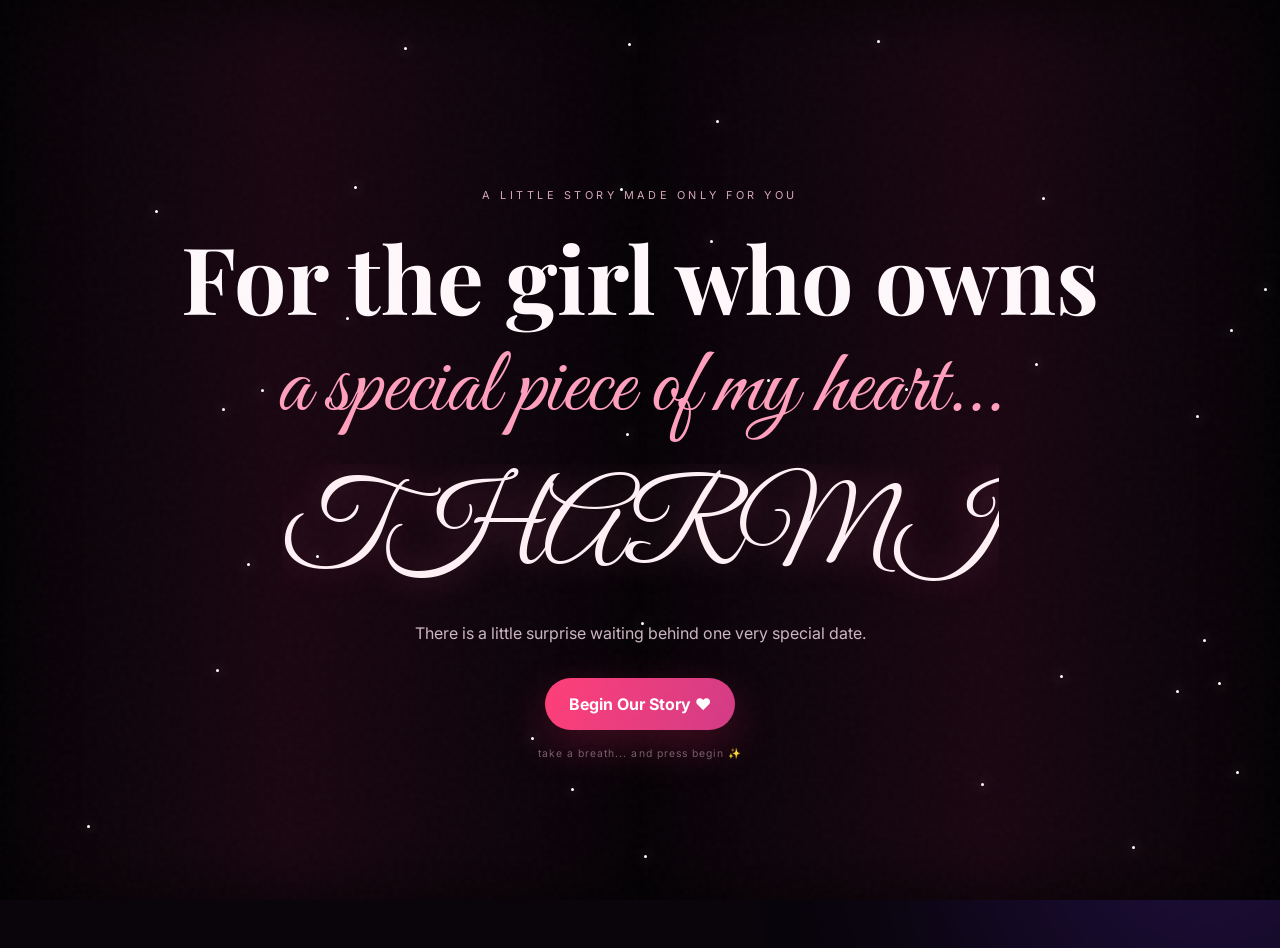
<file: index.html>
<!DOCTYPE html>
<html lang="en">

<head>
  <meta charset="UTF-8">
  <meta name="viewport" content="width=device-width, initial-scale=1.0">
  <title>For You, With Love ❤️</title>
  <link rel="preconnect" href="https://fonts.googleapis.com">
  <link rel="preconnect" href="https://fonts.gstatic.com" crossorigin>
  <link
    href="https://fonts.googleapis.com/css2?family=Great+Vibes&family=Inter:wght@400;500;600;700&family=Playfair+Display:wght@600;700&display=swap"
    rel="stylesheet">
  <link rel="stylesheet" href="css/style.css">
</head>

<body class="entry-page">
  <div class="cinema-curtain left"></div>
  <div class="cinema-curtain right"></div>
  <div class="ambient ambient-1"></div>
  <div class="ambient ambient-2"></div>
  <div id="hearts" class="floating-hearts"></div>
  <div id="sparkles" class="sparkles"></div>

  <main class="entry-shell cinematic-entry">
    <section id="introScene" class="cinematic-intro">
      <p class="cinema-kicker">A little story made only for you</p>
      <h1 class="intro-line">For the girl who owns<br><span>a special piece of my heart...</span></h1>
      <div class="name-reveal"><span id="herName">THARMI</span></div>
      <p class="intro-sub">There is a little surprise waiting behind one very special date.</p>
      <button id="beginBtn" class="primary-button intro-button" type="button">Begin Our Story <span>♥</span></button>
      <div class="skip-note">take a breath... and press begin ✨</div>
    </section>

    <section id="secretScene" class="glass-card entry-card secret-scene hidden">
      <div class="mini-heart">♥</div>
      <p class="eyebrow">Chapter One · Our little secret</p>
      <h1>Happy Birthday,<br><span>Dear Best Friend</span> ❤️</h1>
      <p class="intro"><span id="typingText"></span><span class="typing-caret">|</span></p>
      <div class="secret-box">
        <label for="loveDate">Enter your love date 💕</label>
        <div class="input-wrap"><span>♥</span><input id="loveDate" type="password" inputmode="numeric" maxlength="4"
            placeholder="Enter the date..." autocomplete="off"></div>
        <button id="hintBtn" class="text-button" type="button">View Your Hint</button>
        <p id="hint" class="hint hidden">No hint... only you know that date ❤️</p>
        <button id="unlockBtn" class="primary-button" type="button">Unlock My Surprise <span>→</span></button>
        <p id="error" class="error-message" aria-live="polite"></p>
      </div>
      <div class="tiny-note">some stories are worth remembering forever ✨</div>
    </section>
  </main>
  <script src="js/script.js"></script>
</body>

</html>
</file>
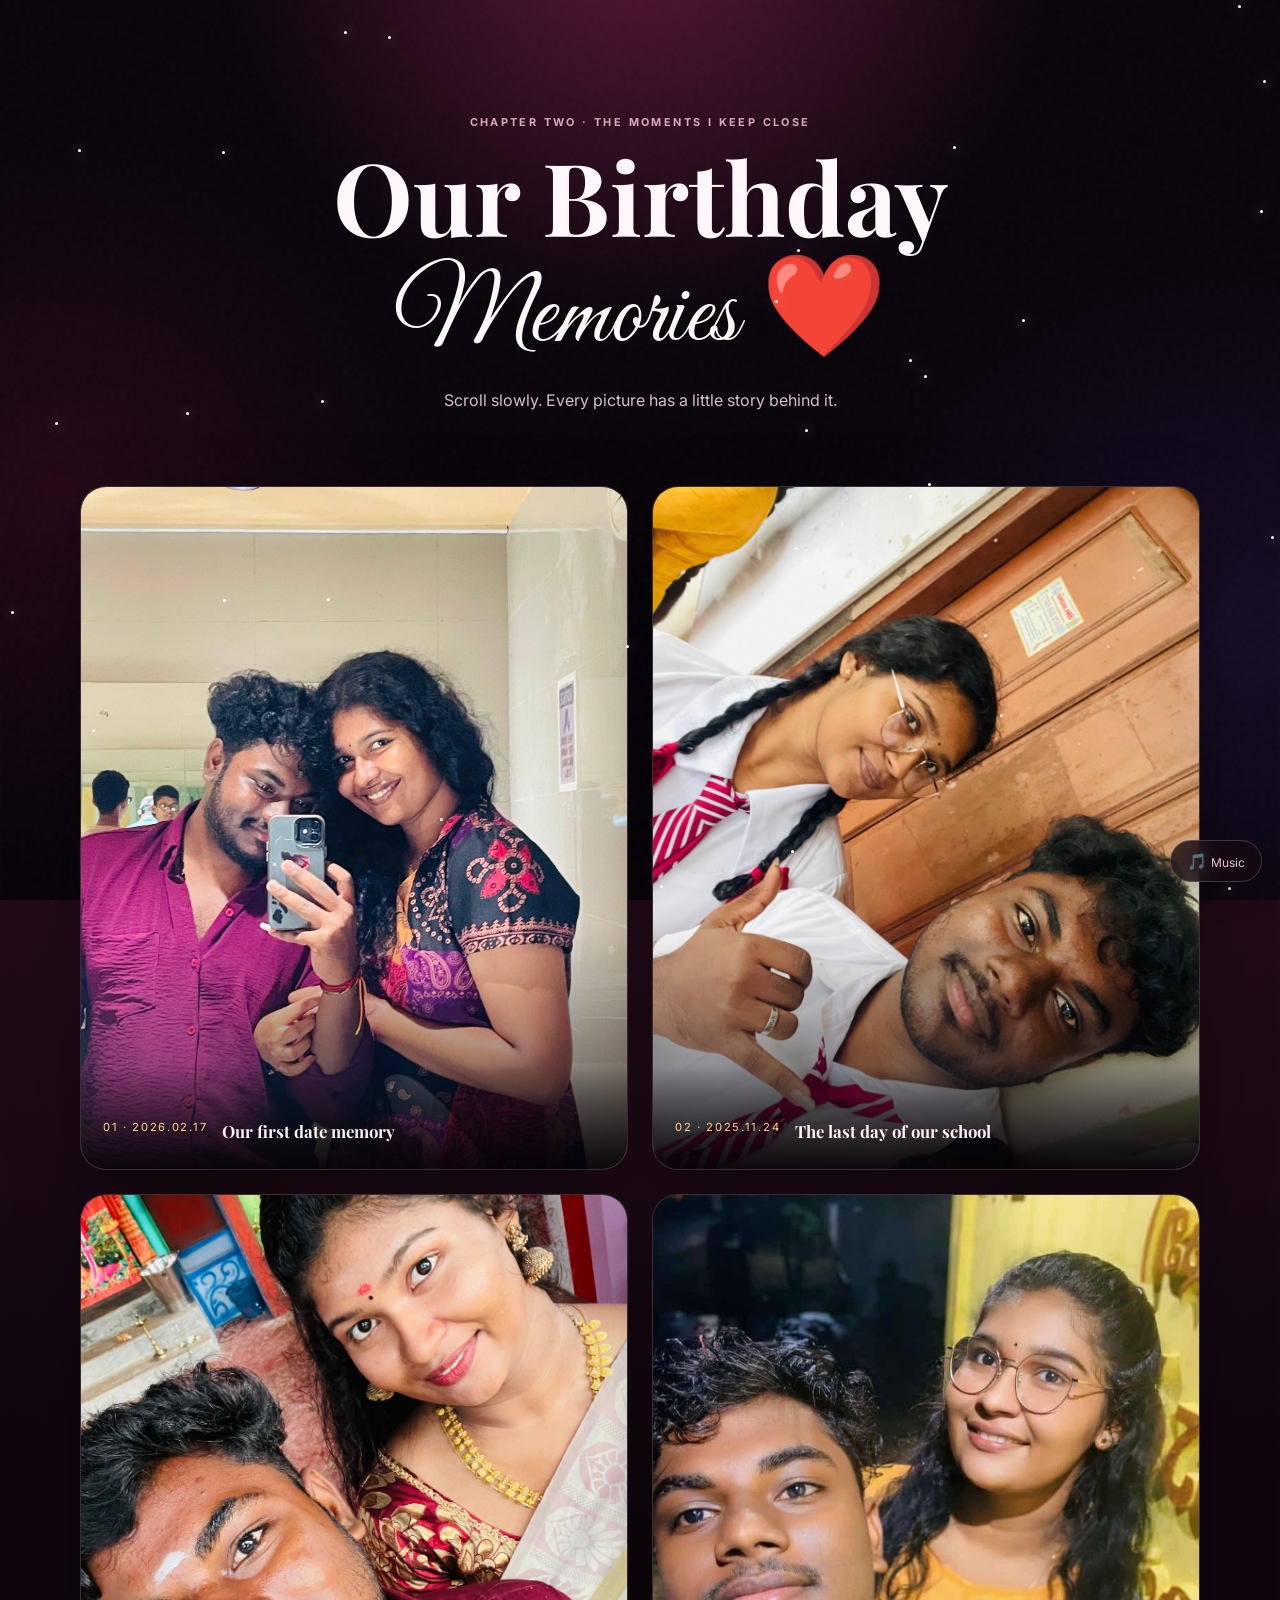
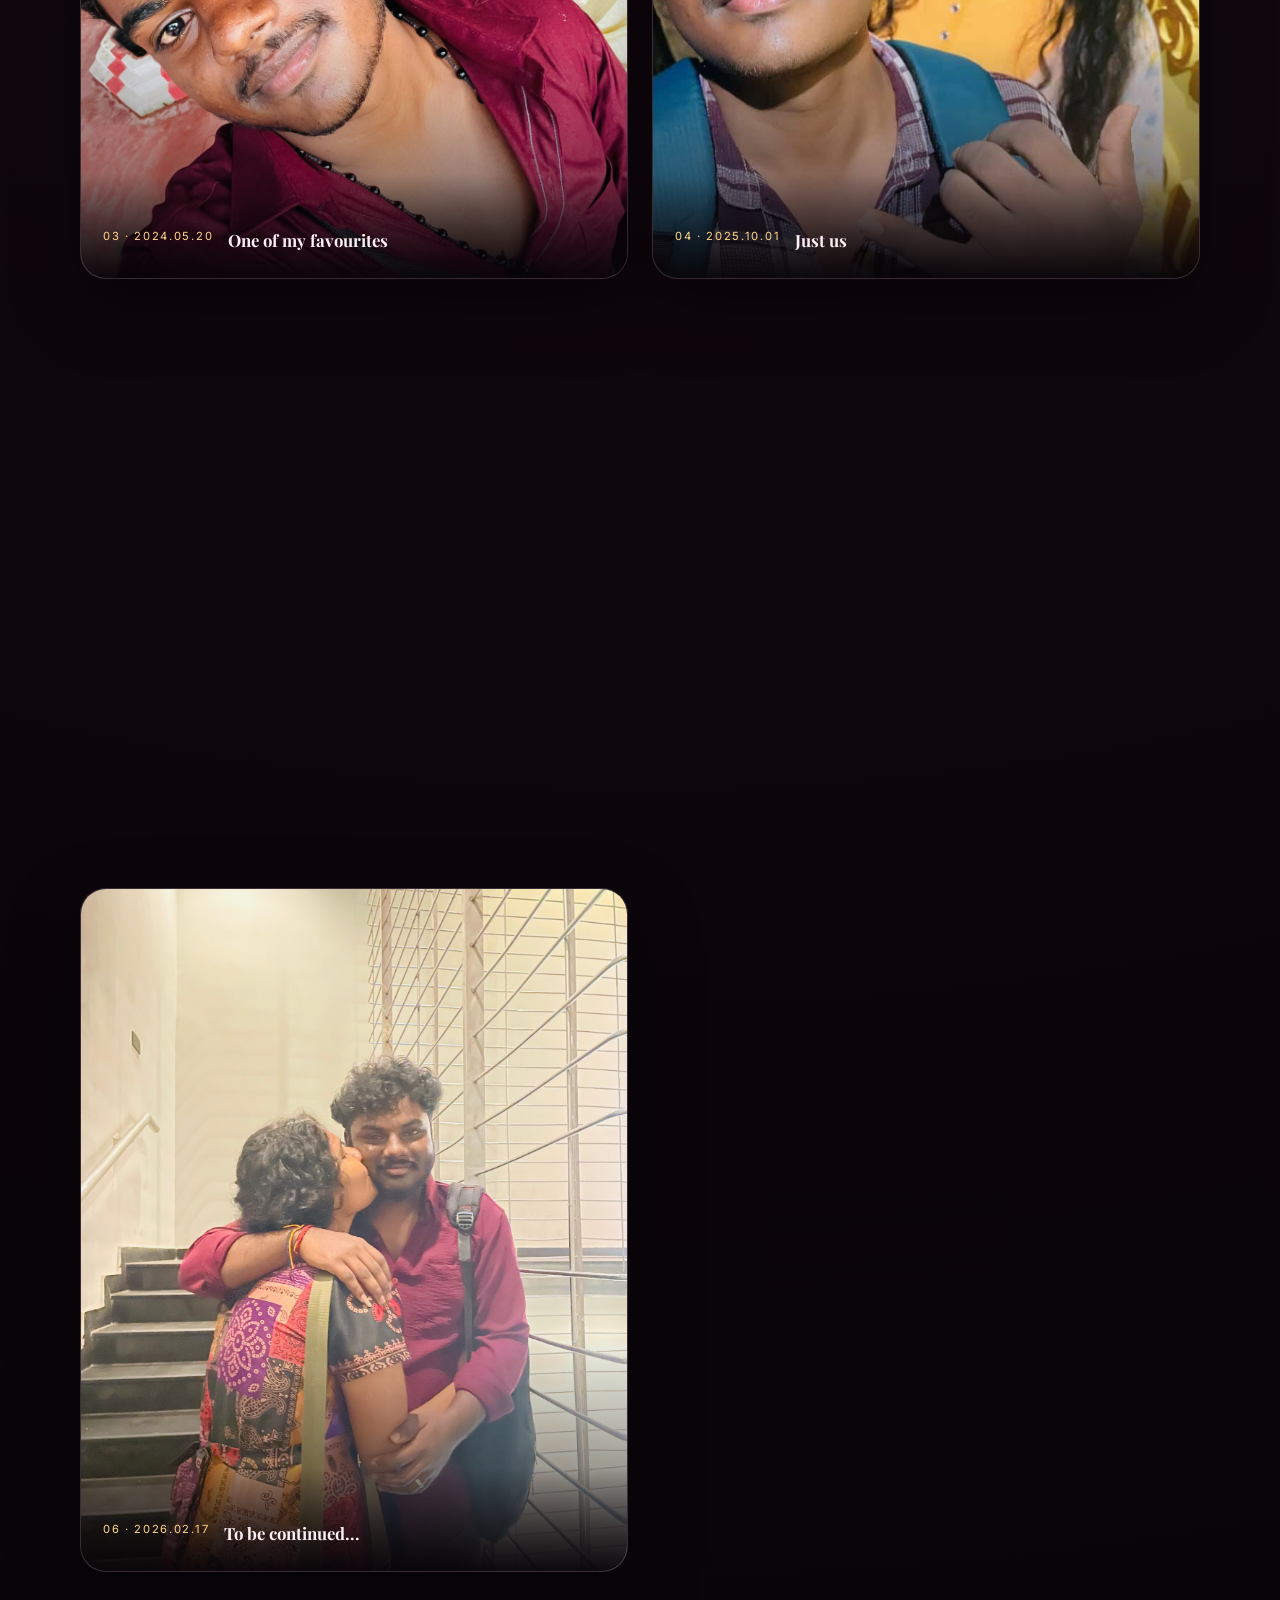
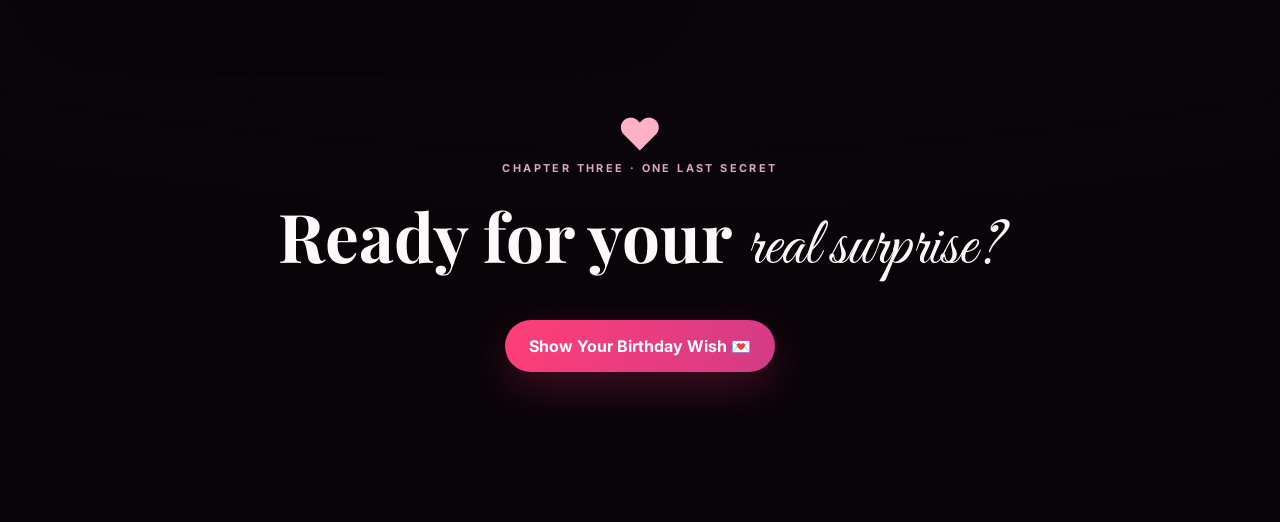
<file: memories.html>
<!DOCTYPE html>
<html lang="en">

<head>
    <meta charset="UTF-8">
    <meta name="viewport" content="width=device-width, initial-scale=1.0">
    <title>Our Birthday Memories ❤️</title>
    <link rel="preconnect" href="https://fonts.googleapis.com">
    <link rel="preconnect" href="https://fonts.gstatic.com" crossorigin>
    <link
        href="https://fonts.googleapis.com/css2?family=Great+Vibes&family=Inter:wght@400;500;600;700&family=Playfair+Display:wght@600;700&display=swap"
        rel="stylesheet">
    <link rel="stylesheet" href="css/style.css">
</head>

<body class="memories-page">
    <audio id="bgMusic" loop>
        <source src="audio/birthday-music.mp3" type="audio/mpeg">
    </audio>

    <button id="musicToggle" class="music-toggle" type="button">
        🎵 <span>Music</span>
    </button>
    <div id="hearts" class="floating-hearts"></div>
    <div id="sparkles" class="sparkles"></div>
    <header class="section-hero reveal">
        <p class="eyebrow">Chapter Two · The moments I keep close</p>
        <h1>Our Birthday <span>Memories</span> ❤️</h1>
        <p>Scroll slowly. Every picture has a little story behind it.</p>
    </header>
    <main class="memory-container">
        <section class="memory-grid">
            <article class="memory-card reveal"><img src="images/photo1.jpeg" alt="Our memory 1"
                    onerror="this.src='https://placehold.co/900x1100/2b1224/f8dce8?text=Your+Photo+1'">
                <div class="memory-caption"><span>01 · 2026.02.17</span>
                    <div>
                        <h3>Our first date memory</h3>
                        <!-- <p>Add the story behind this photo here...</p> -->
                    </div>
                </div>
            </article>
            <article class="memory-card reveal"><img src="images/photo2.jpeg" alt="Our memory 2"
                    onerror="this.src='https://placehold.co/900x1100/24132b/f8dce8?text=Your+Photo+2'">
                <div class="memory-caption"><span>02 · 2025.11.24</span>
                    <div>
                        <h3>The last day of our school </h3>
                        <!-- <p>Write what made this day special.</p> -->
                    </div>
                </div>
            </article>
            <article class="memory-card reveal"><img src="images/photo3.jpeg" alt="Our memory 3"
                    onerror="this.src='https://placehold.co/900x1100/301527/f8dce8?text=Your+Photo+3'">
                <div class="memory-caption"><span>03 · 2024.05.20</span>
                    <div>
                        <h3>One of my favourites</h3>
                        <!-- <p>A tiny memory that still makes me smile.</p> -->
                    </div>
                </div>
            </article>
            <article class="memory-card reveal"><img src="images/photo4.jpeg" alt="Our memory 4"
                    onerror="this.src='https://placehold.co/900x1100/241525/f8dce8?text=Your+Photo+4'">
                <div class="memory-caption"><span>04 · 2025.10.01</span>
                    <div>
                        <h3>Just us</h3>
                        <!-- <p>Replace this with your own little story.</p> -->
                    </div>
                </div>
            </article>
            <article class="memory-card wide reveal"><img src="images/photo5.jpeg" alt="Our memory 5"
                    onerror="this.src='https://placehold.co/1400x850/321426/f8dce8?text=Your+Photo+5'">
                <div class="memory-caption"><span>05 · 2024.06.17</span>
                    <div>
                        <h3>Because some moments deserve a whole page</h3>
                        <!-- <p>Add your favourite memory here.</p> -->
                    </div>
                </div>
            </article>
            <article class="memory-card reveal"><img src="images/photo6.jpeg" alt="Our memory 6"
                    onerror="this.src='https://placehold.co/900x1100/25162e/f8dce8?text=Your+Photo+6'">
                <div class="memory-caption"><span>06 · 2026.02.17</span>
                    <div>
                        <h3>To be continued...</h3>
                        <!-- <p>Our story is still being written.</p> -->
                    </div>
                </div>
            </article>
        </section>
        <section class="wish-gateway reveal">
            <div class="gateway-heart">♥</div>
            <p class="eyebrow">Chapter Three · One last secret</p>
            <h2>Ready for your <span>real surprise?</span></h2>
            <button id="wishBtn" class="primary-button" type="button">Show Your Birthday Wish 💌</button>
        </section>
    </main>
    <script src="js/script.js"></script>
</body>

</html>
</file>
<file: css/style.css>
* {
    box-sizing: border-box;
    margin: 0;
    padding: 0
}

:root {
    --bg: #09050b;
    --rose: #ff4f86;
    --pink: #ffb1c8;
    --gold: #ffd889;
    --violet: #b98cff;
    --white: #fff8fb;
    --muted: #d8c1cc;
    --line: rgba(255, 255, 255, .14)
}

html {
    scroll-behavior: smooth
}

body {
    font-family: Inter, sans-serif;
    color: var(--white);
    background: #09050b;
    min-height: 100vh;
    overflow-x: hidden
}

body:before {
    content: "";
    position: fixed;
    inset: 0;
    z-index: -5;
    background: radial-gradient(circle at 50% -10%, #5b1739 0, transparent 36%), radial-gradient(circle at 5% 55%, rgba(255, 44, 112, .11), transparent 28%), radial-gradient(circle at 95% 70%, rgba(133, 70, 255, .12), transparent 28%), #09050b
}

body:after {
    content: "";
    position: fixed;
    inset: 0;
    z-index: 100;
    pointer-events: none;
    opacity: .035;
    background-image: url("data:image/svg+xml,%3Csvg viewBox='0 0 180 180' xmlns='http://www.w3.org/2000/svg'%3E%3Cfilter id='n'%3E%3CfeTurbulence type='fractalNoise' baseFrequency='.9' numOctaves='3' stitchTiles='stitch'/%3E%3C/filter%3E%3Crect width='100%25' height='100%25' filter='url(%23n)' opacity='.7'/%3E%3C/svg%3E")
}

h1,
h2 {
    font-family: "Playfair Display", serif
}

button,
input {
    font: inherit
}

button {
    cursor: pointer
}

.hidden {
    display: none !important
}

.ambient {
    position: fixed;
    width: 500px;
    height: 500px;
    border-radius: 50%;
    filter: blur(120px);
    opacity: .18;
    pointer-events: none
}

.ambient-1 {
    background: #ff2d73;
    top: -200px;
    left: -180px
}

.ambient-2 {
    background: #7434ff;
    right: -180px;
    bottom: -180px
}

.floating-hearts,
.sparkles {
    position: fixed;
    inset: 0;
    pointer-events: none;
    overflow: hidden;
    z-index: 5
}

.float-heart {
    position: absolute;
    bottom: -35px;
    color: rgba(255, 122, 163, .55);
    animation: floatUp linear forwards;
    text-shadow: 0 0 18px rgba(255, 82, 137, .7)
}

.spark {
    position: absolute;
    width: 3px;
    height: 3px;
    background: #fff;
    border-radius: 50%;
    box-shadow: 0 0 14px #fff;
    animation: twinkle 2s infinite
}

.entry-shell {
    min-height: 100vh;
    display: grid;
    place-items: center;
    padding: 24px;
    position: relative
}

.glass-card {
    background: linear-gradient(145deg, rgba(35, 12, 27, .82), rgba(13, 7, 14, .72));
    border: 1px solid var(--line);
    box-shadow: 0 40px 120px rgba(0, 0, 0, .55), inset 0 1px rgba(255, 255, 255, .08);
    backdrop-filter: blur(22px);
    -webkit-backdrop-filter: blur(22px);
    border-radius: 34px
}

.entry-card {
    width: min(590px, 100%);
    padding: 58px 48px;
    text-align: center;
    position: relative;
    overflow: hidden
}

.entry-card:before {
    content: "";
    position: absolute;
    width: 240px;
    height: 240px;
    border-radius: 50%;
    background: rgba(255, 79, 134, .12);
    filter: blur(70px);
    left: 50%;
    top: -130px;
    transform: translateX(-50%)
}

.mini-heart {
    width: 58px;
    height: 58px;
    margin: 0 auto 21px;
    display: grid;
    place-items: center;
    border-radius: 50%;
    background: rgba(255, 79, 134, .09);
    border: 1px solid rgba(255, 177, 200, .16);
    color: var(--pink);
    font-size: 25px;
    animation: heartbeat 1.8s infinite;
    position: relative
}

.eyebrow {
    text-transform: uppercase;
    letter-spacing: .22em;
    font-size: .68rem;
    color: #dca9bc;
    font-weight: 700;
    margin-bottom: 15px
}

.entry-card h1 {
    font-size: clamp(2.8rem, 8vw, 4.7rem);
    line-height: 1.02;
    margin-bottom: 20px
}

.entry-card h1 span {
    font-family: "Great Vibes", cursive;
    color: var(--pink);
    font-weight: 400
}

.intro {
    color: var(--muted);
    line-height: 1.8;
    max-width: 450px;
    margin: 0 auto 32px
}

.secret-box {
    border-top: 1px solid var(--line);
    padding-top: 28px
}

.secret-box label {
    display: block;
    font-family: "Playfair Display", serif;
    font-size: 1.12rem;
    margin-bottom: 14px
}

.input-wrap {
    display: flex;
    align-items: center;
    gap: 12px;
    background: rgba(0, 0, 0, .26);
    border: 1px solid rgba(255, 255, 255, .13);
    border-radius: 17px;
    padding: 0 17px;
    transition: .25s
}

.input-wrap:focus-within {
    border-color: rgba(255, 177, 200, .65);
    box-shadow: 0 0 0 4px rgba(255, 79, 134, .08), 0 0 30px rgba(255, 79, 134, .1)
}

.input-wrap span {
    color: var(--pink);
    font-size: 13px
}

.input-wrap input {
    width: 100%;
    padding: 17px 0;
    border: 0;
    outline: 0;
    background: transparent;
    color: #fff;
    text-align: center;
    letter-spacing: .4em;
    font-size: 1rem
}

.input-wrap input::placeholder {
    letter-spacing: normal;
    color: #917180
}

.primary-button {
    border: 0;
    border-radius: 999px;
    padding: 16px 24px;
    background: linear-gradient(110deg, #ff3e78, #d33b86);
    color: #fff;
    font-weight: 700;
    box-shadow: 0 15px 45px rgba(255, 48, 112, .24);
    transition: .28s;
    position: relative;
    overflow: hidden
}

.primary-button:before {
    content: "";
    position: absolute;
    top: 0;
    left: -80%;
    width: 55%;
    height: 100%;
    transform: skewX(-20deg);
    background: rgba(255, 255, 255, .2);
    transition: .5s
}

.primary-button:hover:before {
    left: 130%
}

.primary-button:hover {
    transform: translateY(-3px);
    box-shadow: 0 20px 55px rgba(255, 48, 112, .4)
}

.secret-box .primary-button {
    width: 100%;
    margin-top: 17px
}

.text-button {
    border: 0;
    background: none;
    color: #efb8ca;
    margin: 16px 0 0;
    text-decoration: underline;
    text-underline-offset: 4px
}

.hint {
    font-size: .84rem;
    color: #f6d5df;
    margin-top: 12px;
    animation: fadeUp .4s ease
}

.error-message {
    min-height: 22px;
    margin-top: 13px;
    color: #ff8eae;
    font-size: .86rem
}

.tiny-note {
    margin-top: 30px;
    color: #876675;
    font-size: .7rem;
    letter-spacing: .06em
}

.memories-page {
    background: radial-gradient(circle at 50% -8%, #531733, #10070e 45%, #070408)
}

.section-hero {
    text-align: center;
    padding: 115px 24px 72px;
    max-width: 900px;
    margin: auto
}

.section-hero h1 {
    font-size: clamp(3rem, 9vw, 6.3rem);
    line-height: 1.02;
    margin-bottom: 18px
}

.section-hero h1 span {
    font-family: "Great Vibes", cursive;
    font-weight: 400
}

.section-hero>p:last-child {
    color: var(--muted);
    line-height: 1.7
}

.memory-container {
    width: min(1120px, calc(100% - 36px));
    margin: auto;
    padding-bottom: 110px
}

.memory-grid {
    display: grid;
    grid-template-columns: repeat(2, 1fr);
    gap: 24px
}

.memory-card {
    overflow: hidden;
    border-radius: 26px;
    background: #1a0b15;
    border: 1px solid var(--line);
    box-shadow: 0 25px 70px rgba(0, 0, 0, .38);
    position: relative
}

.memory-card.wide {
    grid-column: 1/-1
}

.memory-card:after {
    content: "";
    position: absolute;
    inset: 0;
    pointer-events: none;
    background: linear-gradient(to top, rgba(7, 3, 7, .65), transparent 35%)
}

.memory-card img {
    display: block;
    width: 100%;
    aspect-ratio: 4/5;
    object-fit: cover;
    transition: transform .9s cubic-bezier(.2, .7, .2, 1), filter .6s
}

.memory-card.wide img {
    aspect-ratio: 16/8
}

.memory-card:hover img {
    transform: scale(1.055);
    filter: saturate(1.1)
}

.memory-caption {
    position: absolute;
    z-index: 2;
    left: 0;
    right: 0;
    bottom: 0;
    display: flex;
    gap: 15px;
    padding: 22px 22px;
    align-items: flex-start
}

.memory-caption span {
    font-size: .7rem;
    color: var(--gold);
    letter-spacing: .15em
}

.memory-caption p {
    color: #f3dce5;
    font-size: .88rem;
    line-height: 1.5
}

.wish-gateway {
    text-align: center;
    padding: 135px 20px 40px
}

.gateway-heart {
    font-size: 44px;
    color: var(--pink);
    animation: heartbeat 1.7s infinite
}

.wish-gateway h2 {
    font-size: clamp(2.4rem, 6vw, 4.2rem);
    margin: 15px 0 30px
}

.wish-gateway h2 span {
    font-family: "Great Vibes", cursive;
    font-weight: 400
}

.wish-page {
    background: #09050b
}

.secret-gate {
    position: fixed;
    inset: 0;
    z-index: 20;
    display: grid;
    place-items: center;
    padding: 20px;
    background: radial-gradient(circle at 50% 35%, rgba(94, 24, 58, .3), rgba(6, 3, 7, .97) 65%)
}

.birthday-content {
    min-height: 100vh
}

.celebration-hero {
    text-align: center;
    min-height: 100vh;
    display: grid;
    place-items: center;
    align-content: center;
    padding: 70px 20px;
    position: relative;
    isolation: isolate
}

.celebration-hero h1 {
    font-size: clamp(3.6rem, 10vw, 7.3rem);
    line-height: .92
}

.celebration-hero h1 span {
    font-family: "Great Vibes", cursive;
    font-weight: 400
}

.hero-sub {
    max-width: 620px;
    color: var(--muted);
    line-height: 1.8;
    margin: 28px auto
}

.cake {
    font-size: 76px;
    filter: drop-shadow(0 0 30px rgba(255, 160, 90, .25));
    animation: bob 2.5s ease-in-out infinite
}

.scroll-cue {
    color: #b994a3;
    font-size: .68rem;
    letter-spacing: .15em;
    text-transform: uppercase;
    margin-top: 34px
}

.scroll-cue span {
    display: block;
    font-size: 1.5rem;
    margin-top: 8px;
    animation: bounce 1.5s infinite
}

.balloon {
    position: absolute;
    font-size: 42px;
    color: var(--pink);
    animation: balloon 5s ease-in-out infinite
}

.balloon-a {
    left: 12%;
    top: 18%
}

.balloon-b {
    right: 12%;
    top: 27%;
    color: #c58bff;
    animation-delay: -2s
}

.wish-letter,
.video-section,
.final-message {
    width: min(900px, calc(100% - 36px));
    margin: auto;
    text-align: center;
    padding: 105px 0
}

.wish-letter h2,
.video-section h2 {
    font-size: clamp(2.4rem, 6vw, 4.1rem);
    margin-bottom: 36px
}

.letter {
    background: linear-gradient(145deg, rgba(255, 255, 255, .06), rgba(255, 255, 255, .025));
    border: 1px solid var(--line);
    border-radius: 30px;
    padding: 42px;
    text-align: left;
    box-shadow: 0 30px 90px rgba(0, 0, 0, .35)
}

.letter p {
    color: #ead5de;
    line-height: 2;
    font-size: 1.02rem;
    margin-bottom: 18px
}

.signature {
    text-align: right !important;
    color: #f4bdcf !important
}

.signature span {
    font-family: "Great Vibes", cursive;
    font-size: 2.2rem
}

.video-frame {
    border: 1px solid var(--line);
    border-radius: 28px;
    overflow: hidden;
    background: #050306;
    box-shadow: 0 30px 90px rgba(0, 0, 0, .5)
}

.video-frame video {
    display: block;
    width: 100%;
    max-height: 680px
}

.video-note {
    color: #957582;
    font-size: .75rem;
    margin-top: 14px
}

.video-note code {
    color: #dca8b9
}

.final-message {
    padding-top: 70px;
    padding-bottom: 140px
}

.final-heart {
    font-size: 50px;
    color: var(--pink);
    animation: heartbeat 1.7s infinite
}

.final-message h2 {
    font-size: 2.2rem;
    margin-top: 18px
}

.final-message h1 {
    font-family: "Great Vibes", cursive;
    font-weight: 400;
    font-size: clamp(4rem, 12vw, 8rem);
    color: var(--pink);
    line-height: 1;
    margin: 10px 0
}

.final-message p {
    color: var(--muted)
}

.forever {
    font-size: 45px;
    color: #c99cff;
    margin-top: 25px
}

#confetti {
    position: fixed;
    inset: 0;
    z-index: 10;
    pointer-events: none
}

.reveal {
    opacity: 0;
    transform: translateY(35px);
    transition: opacity .9s ease, transform .9s cubic-bezier(.2, .7, .2, 1)
}

.reveal.visible {
    opacity: 1;
    transform: none
}

@keyframes heartbeat {

    0%,
    100% {
        transform: scale(1)
    }

    15% {
        transform: scale(1.15)
    }

    30% {
        transform: scale(1)
    }

    45% {
        transform: scale(1.1)
    }
}

@keyframes floatUp {
    to {
        transform: translateY(-110vh) rotate(25deg);
        opacity: 0
    }
}

@keyframes twinkle {

    0%,
    100% {
        opacity: .15;
        transform: scale(.6)
    }

    50% {
        opacity: 1;
        transform: scale(1.2)
    }
}

@keyframes fadeUp {
    from {
        opacity: 0;
        transform: translateY(8px)
    }

    to {
        opacity: 1;
        transform: none
    }
}

@keyframes bob {
    50% {
        transform: translateY(-12px) rotate(2deg)
    }
}

@keyframes bounce {
    50% {
        transform: translateY(8px)
    }
}

@keyframes balloon {
    50% {
        transform: translateY(-25px) rotate(4deg)
    }
}

@media(max-width:700px) {
    .entry-card {
        padding: 44px 24px;
        border-radius: 26px
    }

    .memory-grid {
        grid-template-columns: 1fr
    }

    .memory-card.wide {
        grid-column: auto
    }

    .memory-card.wide img {
        aspect-ratio: 4/5
    }

    .section-hero {
        padding-top: 82px
    }

    .letter {
        padding: 28px 22px
    }

    .letter p {
        font-size: .94rem;
        line-height: 1.85
    }

    .balloon {
        font-size: 30px
    }

    .balloon-a {
        left: 4%;
        top: 13%
    }

    .balloon-b {
        right: 4%;
        top: 21%
    }
}

.music-toggle {
    position: fixed;
    right: 18px;
    bottom: 18px;
    z-index: 30;
    border: 1px solid rgba(255, 255, 255, .18);
    background: rgba(20, 8, 17, .75);
    color: #fff;
    border-radius: 999px;
    padding: 10px 15px;
    backdrop-filter: blur(12px);
    box-shadow: 0 10px 30px rgba(0, 0, 0, .3);
    transition: .25s
}

.music-toggle:hover,
.music-toggle.playing {
    border-color: rgba(255, 177, 200, .5);
    box-shadow: 0 0 25px rgba(255, 79, 134, .18)
}

.music-toggle span {
    color: #e9c8d4;
    font-size: .75rem
}

.typing-caret {
    color: #ff9fbd;
    animation: blink .8s infinite
}

.typing-caret {
    margin-left: 2px
}

@keyframes blink {
    50% {
        opacity: 0
    }
}

.cinematic-entry {
    position: relative;
    min-height: 100vh
}

.cinematic-intro {
    z-index: 2;
    min-height: 100vh;
    display: grid;
    place-items: center;
    align-content: center;
    text-align: center;
    padding: 30px;
    position: relative
}

.cinema-kicker {
    font-size: .68rem;
    text-transform: uppercase;
    letter-spacing: .32em;
    color: #d6a7b8;
    margin-bottom: 28px;
    opacity: 0;
    animation: cinemaFade 1.2s .4s forwards
}

.intro-line {
    font-size: clamp(2.6rem, 8vw, 5.8rem);
    line-height: 1.02;
    opacity: 0;
    animation: cinemaRise 1.5s .8s cubic-bezier(.2, .8, .2, 1) forwards
}

.intro-line span {
    font-family: "Great Vibes", cursive;
    font-weight: 400;
    color: #ff9fbd
}

.name-reveal {
    margin: 28px 0 15px;
    min-height: 75px;
    overflow: hidden
}

.name-reveal span {
    display: inline-block;
    font-family: "Great Vibes", cursive;
    font-size: clamp(3.8rem, 11vw, 7rem);
    font-weight: 400;
    color: #fff0f5;
    text-shadow: 0 0 35px rgba(255, 120, 165, .32);
    opacity: 0;
    animation: nameReveal 1.8s 1.8s cubic-bezier(.2, .8, .2, 1) forwards
}

.intro-sub {
    max-width: 550px;
    color: #cdb6c1;
    line-height: 1.8;
    opacity: 0;
    animation: cinemaFade 1.2s 2.7s forwards
}

.intro-button {
    margin-top: 30px;
    opacity: 0;
    animation: cinemaFade 1s 3.2s forwards
}

.skip-note {
    margin-top: 17px;
    color: #765e69;
    font-size: .65rem;
    letter-spacing: .1em;
    opacity: 0;
    animation: cinemaFade 1s 3.7s forwards
}

.cinema-curtain {
    position: fixed;
    z-index: 1;
    top: 0;
    width: 50vw;
    height: 100vh;
    background: linear-gradient(90deg, #070307, #1a0611 45%, #080308);
    box-shadow: inset 0 0 70px rgba(0, 0, 0, .8);
    pointer-events: none;
    transition: transform 1.7s cubic-bezier(.76, 0, .24, 1)
}

.cinema-curtain.left {
    left: 0
}

.cinema-curtain.right {
    right: 0;
    background: linear-gradient(270deg, #070307, #1a0611 45%, #080308)
}

.cinema-curtain.open.left {
    transform: translateX(-100%)
}

.cinema-curtain.open.right {
    transform: translateX(100%)
}

.secret-scene {
    animation: sceneIn 1s cubic-bezier(.2, .8, .2, 1)
}

.memory-caption {
    background: linear-gradient(to top, rgba(7, 3, 7, .92), transparent);
    padding-top: 55px
}

.memory-caption h3 {
    font-family: "Playfair Display", serif;
    font-size: 1.05rem;
    margin-bottom: 5px;
    color: #fff0f5
}

.memory-caption div p {
    color: #dec8d1;
    font-size: .78rem
}

.memory-caption>span {
    white-space: nowrap
}

.typing-letter {
    min-height: 290px
}

.typing-letter #wishTyping {
    color: #ead5de;
    line-height: 2;
    font-size: 1.02rem;
    white-space: pre-wrap
}

@keyframes cinemaFade {
    to {
        opacity: 1
    }
}

@keyframes cinemaRise {
    from {
        opacity: 0;
        transform: translateY(35px);
        filter: blur(8px)
    }

    to {
        opacity: 1;
        transform: none;
        filter: none
    }
}

@keyframes nameReveal {
    from {
        opacity: 0;
        transform: translateY(55px) scale(.85);
        filter: blur(12px)
    }

    to {
        opacity: 1;
        transform: none;
        filter: none
    }
}

@keyframes sceneIn {
    from {
        opacity: 0;
        transform: scale(.96) translateY(20px)
    }

    to {
        opacity: 1;
        transform: none
    }
}

@media(max-width:700px) {
    .intro-line {
        font-size: 2.6rem
    }

    .name-reveal {
        margin: 22px 0 10px
    }

    .name-reveal span {
        font-size: 4rem
    }

    .memory-caption {
        padding: 18px 18px 20px;
        padding-top: 55px
    }

    .memory-caption h3 {
        font-size: .95rem
    }
}
.music-toggle {
    position: fixed;
    right: 18px;
    bottom: 18px;
    z-index: 30;
    border: 1px solid rgba(255,255,255,.18);
    background: rgba(20,8,17,.80);
    color: white;
    border-radius: 999px;
    padding: 10px 16px;
    backdrop-filter: blur(12px);
    box-shadow: 0 10px 30px rgba(0,0,0,.3);
    cursor: pointer;
    transition: .25s;
}

.music-toggle:hover {
    transform: translateY(-2px);
    border-color: rgba(255,177,200,.5);
}

.music-toggle span {
    color: #e9c8d4;
    font-size: .75rem;
}
</file>
